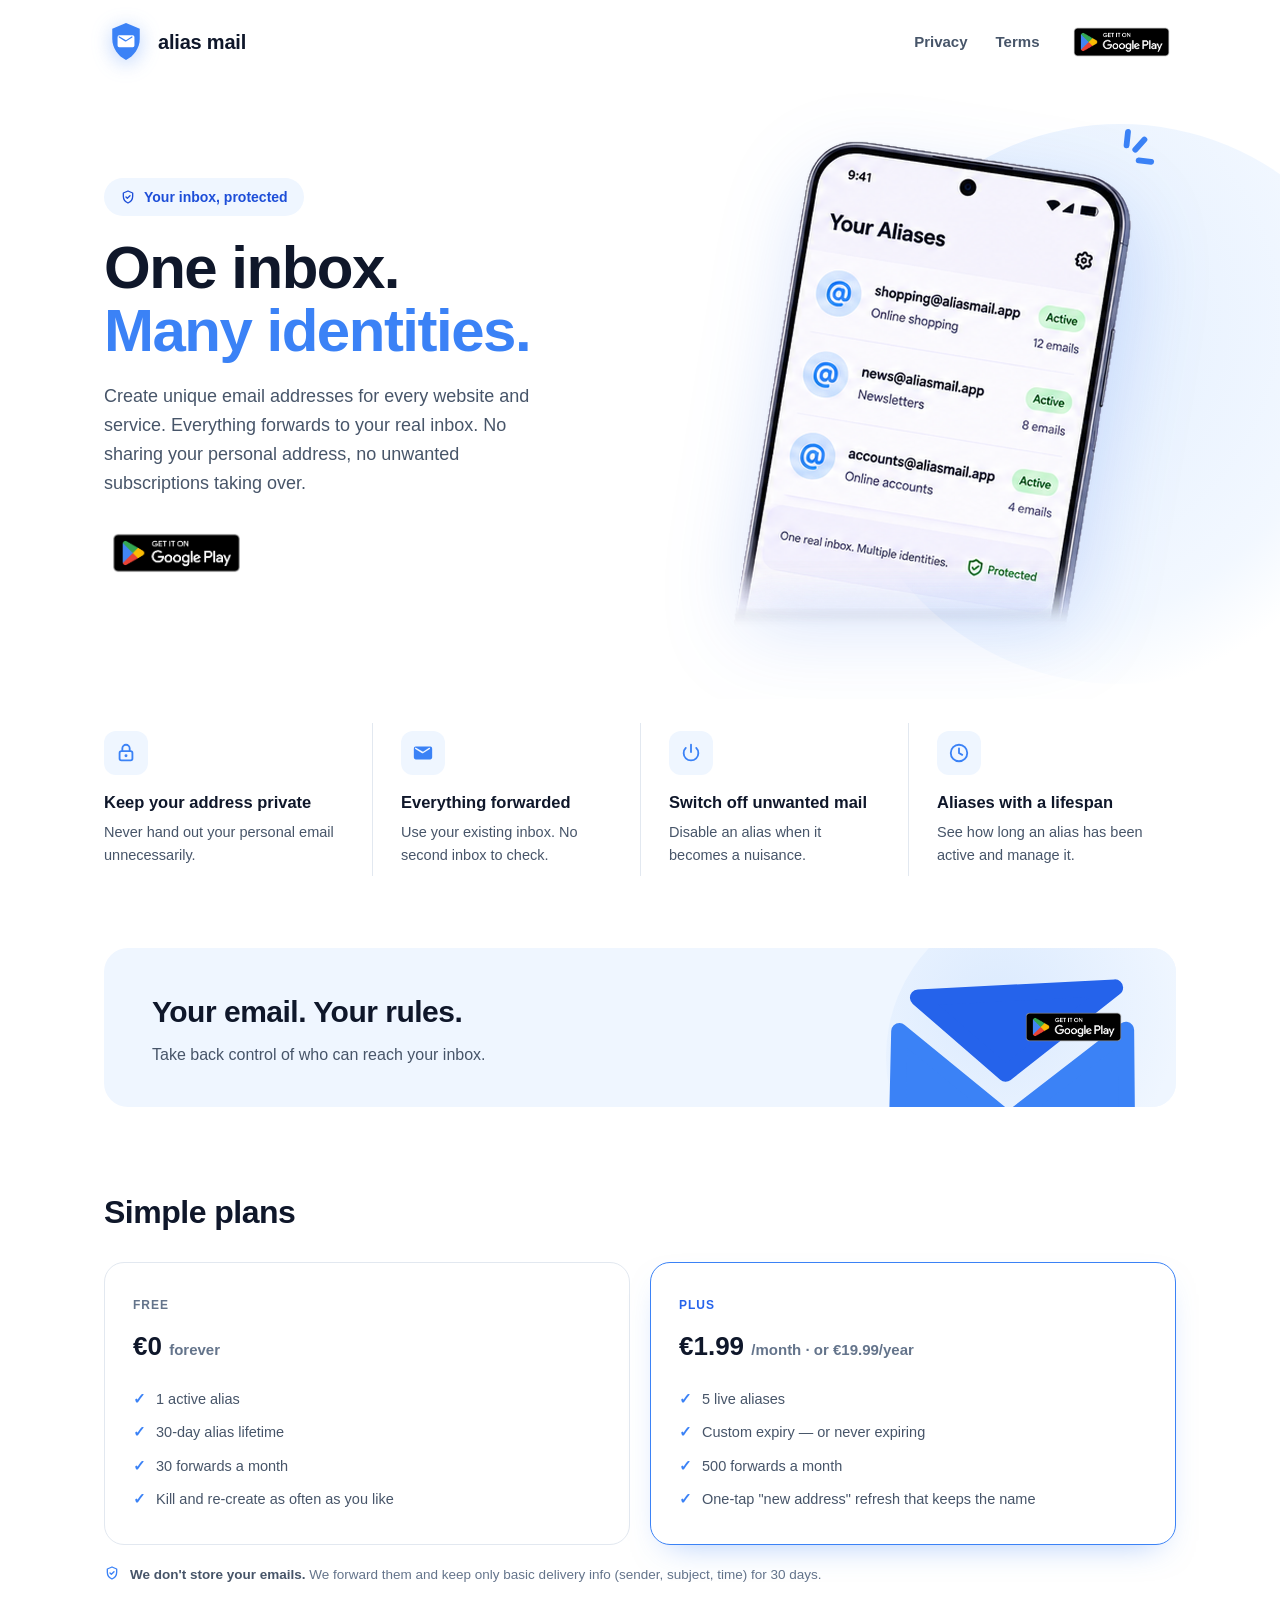
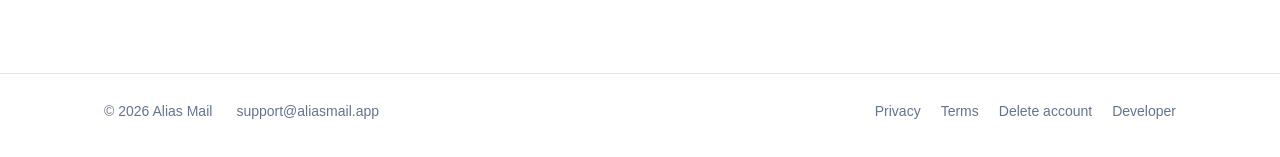
<file: index.html>
<!doctype html>
<html lang="en">
<head>
  <meta charset="utf-8">
  <meta name="viewport" content="width=device-width, initial-scale=1">
  <title>Alias Mail — One inbox. Many identities.</title>
  <meta name="description" content="Alias Mail gives you email aliases that forward to your real inbox. Kill an alias the moment it attracts spam.">
  <link rel="stylesheet" href="styles.css">
  <link rel="icon" type="image/png" href="favicon.png">
  <link rel="apple-touch-icon" href="apple-touch-icon.png">
  <script>
    // Set to the real Play Store listing once published.
    var PLAY_STORE_URL = "https://play.google.com/store/apps?id=app.aliasmail";
  </script>
</head>
<body>
  <!-- Shared SVG defs -->
  <svg width="0" height="0" style="position:absolute" aria-hidden="true">
    <defs>
      <symbol id="i-mark" viewBox="0 0 24 24">
        <path fill="currentColor" d="M12 1.7 4.5 4.75v5.5c0 5.1 3.25 9.6 7.5 11.55 4.25-1.95 7.5-6.45 7.5-11.55v-5.5Z"/>
        <g transform="translate(12 11.6) scale(0.46) translate(-12 -12)"><path fill="#fff" d="M4 5h16a2 2 0 0 1 2 2v10a2 2 0 0 1-2 2H4a2 2 0 0 1-2-2V7a2 2 0 0 1 2-2Zm8 7.2 7.4-4.7a.7.7 0 0 0-.76-1.18L12 10.7 4.36 6.32a.7.7 0 1 0-.72 1.18L11 12.2Z"/></g>
      </symbol>
      <symbol id="i-mail" viewBox="0 0 24 24"><path fill="currentColor" d="M4 5h16a2 2 0 0 1 2 2v10a2 2 0 0 1-2 2H4a2 2 0 0 1-2-2V7a2 2 0 0 1 2-2Zm8 7.2 7.4-4.7a.7.7 0 0 0-.76-1.18L12 10.7 4.36 6.32a.7.7 0 1 0-.72 1.18L11 12.2Z"/></symbol>
      <symbol id="i-shield" viewBox="0 0 24 24"><path fill="none" stroke="currentColor" stroke-width="2" stroke-linejoin="round" d="M12 3 5 6v5c0 4.6 3 8.4 7 10 4-1.6 7-5.4 7-10V6l-7-3Z"/><path fill="none" stroke="currentColor" stroke-width="2" stroke-linecap="round" stroke-linejoin="round" d="m9 12 2 2 4-4"/></symbol>
      <symbol id="i-lock" viewBox="0 0 24 24"><rect x="5" y="10" width="14" height="10" rx="2" fill="none" stroke="currentColor" stroke-width="2"/><path fill="none" stroke="currentColor" stroke-width="2" d="M8 10V7a4 4 0 0 1 8 0v3"/><circle cx="12" cy="15" r="1.6" fill="currentColor"/></symbol>
      <symbol id="i-power" viewBox="0 0 24 24"><path fill="none" stroke="currentColor" stroke-width="2" stroke-linecap="round" d="M12 3v8"/><path fill="none" stroke="currentColor" stroke-width="2" stroke-linecap="round" d="M6.3 6.5a8 8 0 1 0 11.4 0"/></symbol>
      <symbol id="i-clock" viewBox="0 0 24 24"><circle cx="12" cy="12" r="9" fill="none" stroke="currentColor" stroke-width="2"/><path fill="none" stroke="currentColor" stroke-width="2" stroke-linecap="round" d="M12 7v5l3.5 2"/></symbol>
    </defs>
  </svg>

  <header class="site-header">
    <div class="wrap">
      <a class="brand" href="index.html">
        <svg class="logo-mark" viewBox="0 0 24 24" role="img" aria-label="Alias Mail logo"><use href="#i-mark" style="color:#3B82F6"/></svg>
        alias mail
      </a>
      <nav class="site-nav" aria-label="Main">
        <a class="nav-link" href="privacy.html">Privacy</a>
        <a class="nav-link" href="terms.html">Terms</a>
        <a class="play-link" href="https://play.google.com/store/apps?id=app.aliasmail">
          <img class="play-badge" src="assets/google-play-badge.png" alt="Get it on Google Play" width="129" height="50">
        </a>
      </nav>
      <button class="menu-btn" aria-label="Menu" aria-expanded="false" onclick="toggleMenu(this)">
        <svg width="26" height="26" viewBox="0 0 24 24" fill="none" stroke="#0F172A" stroke-width="2" stroke-linecap="round"><path d="M4 7h16M4 12h16M4 17h16"/></svg>
      </button>
    </div>
    <nav class="mobile-nav" aria-label="Mobile">
      <a href="privacy.html">Privacy</a>
      <a href="terms.html">Terms</a>
      <a href="delete-account.html">Delete account</a>
      <a class="play-link" href="https://play.google.com/store/apps?id=app.aliasmail">
        <img class="play-badge" src="assets/google-play-badge.png" alt="Get it on Google Play" width="154" height="60">
      </a>
    </nav>
  </header>

  <section class="hero">
    <div class="hero-blob" aria-hidden="true"></div>
    <div class="wrap">
      <div>
        <span class="pill"><svg width="16" height="16"><use href="#i-shield"/></svg> Your inbox, protected</span>
        <h1>One inbox.<br><span class="accent">Many identities.</span></h1>
        <p class="lede">Create unique email addresses for every website and service. Everything forwards to your real inbox. No sharing your personal address, no unwanted subscriptions taking over.</p>
        <a class="play-link" href="https://play.google.com/store/apps?id=app.aliasmail">
          <img class="play-badge big" src="assets/google-play-badge.png" alt="Get Alias Mail on Google Play" width="154" height="60">
        </a>
      </div>
      <div class="phone-zone">
        <svg class="phone-accents" viewBox="0 0 60 60" width="58" height="58" aria-hidden="true">
          <g stroke="#3B82F6" stroke-width="6" stroke-linecap="round">
            <line x1="30" y1="6" x2="28.5" y2="20"/>
            <line x1="47" y1="14" x2="37.5" y2="24.5"/>
            <line x1="54" y1="37" x2="41" y2="35.5"/>
          </g>
        </svg>
        <img class="hero-phone" src="assets/alias-phonex2.png" width="387" height="471" alt="The Alias Mail app showing three active aliases">
      </div>
    </div>
  </section>

  <section class="features">
    <div class="wrap">
      <div class="grid">
        <div class="feature">
          <div class="icon"><svg width="22" height="22"><use href="#i-lock"/></svg></div>
          <h3>Keep your address private</h3>
          <p>Never hand out your personal email unnecessarily.</p>
        </div>
        <div class="feature">
          <div class="icon"><svg width="22" height="22"><use href="#i-mail"/></svg></div>
          <h3>Everything forwarded</h3>
          <p>Use your existing inbox. No second inbox to check.</p>
        </div>
        <div class="feature">
          <div class="icon"><svg width="22" height="22"><use href="#i-power"/></svg></div>
          <h3>Switch off unwanted mail</h3>
          <p>Disable an alias when it becomes a nuisance.</p>
        </div>
        <div class="feature">
          <div class="icon"><svg width="22" height="22"><use href="#i-clock"/></svg></div>
          <h3>Aliases with a lifespan</h3>
          <p>See how long an alias has been active and manage it.</p>
        </div>
      </div>
    </div>
  </section>

  <section class="banner-zone">
    <div class="wrap">
      <div class="banner">
        <div class="banner-blob" aria-hidden="true"></div>
        <img class="banner-art" src="assets/aliasmail-envelope-with-accents.svg" alt="" aria-hidden="true">
        <div>
          <h2>Your email. Your rules.</h2>
          <p>Take back control of who can reach your inbox.</p>
        </div>
        <a class="play-link" style="margin-left:auto;position:relative;z-index:1;flex:none" href="https://play.google.com/store/apps?id=app.aliasmail">
          <img class="play-badge" src="assets/google-play-badge.png" alt="Get Alias Mail on Google Play" width="129" height="50">
        </a>
      </div>
    </div>
  </section>

  <section class="plans">
    <div class="wrap">
      <h2>Simple plans</h2>
      <div class="grid">
        <div class="plan">
          <span class="tag">Free</span>
          <div class="price">€0 <span>forever</span></div>
          <ul>
            <li>1 active alias</li>
            <li>30-day alias lifetime</li>
            <li>30 forwards a month</li>
            <li>Kill and re-create as often as you like</li>
          </ul>
        </div>
        <div class="plan plus">
          <span class="tag">Plus</span>
          <div class="price">€1.99 <span>/month · or €19.99/year</span></div>
          <ul>
            <li>5 live aliases</li>
            <li>Custom expiry — or never expiring</li>
            <li>500 forwards a month</li>
            <li>One-tap "new address" refresh that keeps the name</li>
          </ul>
        </div>
      </div>
      <p class="trust"><svg width="16" height="16" style="flex:none;transform:translateY(2px);color:#3B82F6"><use href="#i-shield"/></svg><span><strong>We don't store your emails.</strong> We forward them and keep only basic delivery info (sender, subject, time) for 30 days.</span></p>
    </div>
  </section>

  <footer class="site-footer">
    <div class="wrap">
      <span>© 2026 Alias Mail</span>
      <span>support@aliasmail.app</span>
      <div class="links">
        <a href="privacy.html">Privacy</a>
        <a href="terms.html">Terms</a>
        <a href="delete-account.html">Delete account</a>
        <a href="https://michaelwhelan.dev/" rel="noopener">Developer</a>
      </div>
    </div>
  </footer>

  <script>
    function toggleMenu(btn) {
      var nav = document.querySelector(".mobile-nav");
      var open = nav.classList.toggle("open");
      btn.setAttribute("aria-expanded", open ? "true" : "false");
    }
    // Point every Play CTA at the single configured URL.
    document.querySelectorAll(".play-link").forEach(function (a) {
      if (typeof PLAY_STORE_URL === "string") a.href = PLAY_STORE_URL;
    });
  </script>
</body>
</html>
</file>
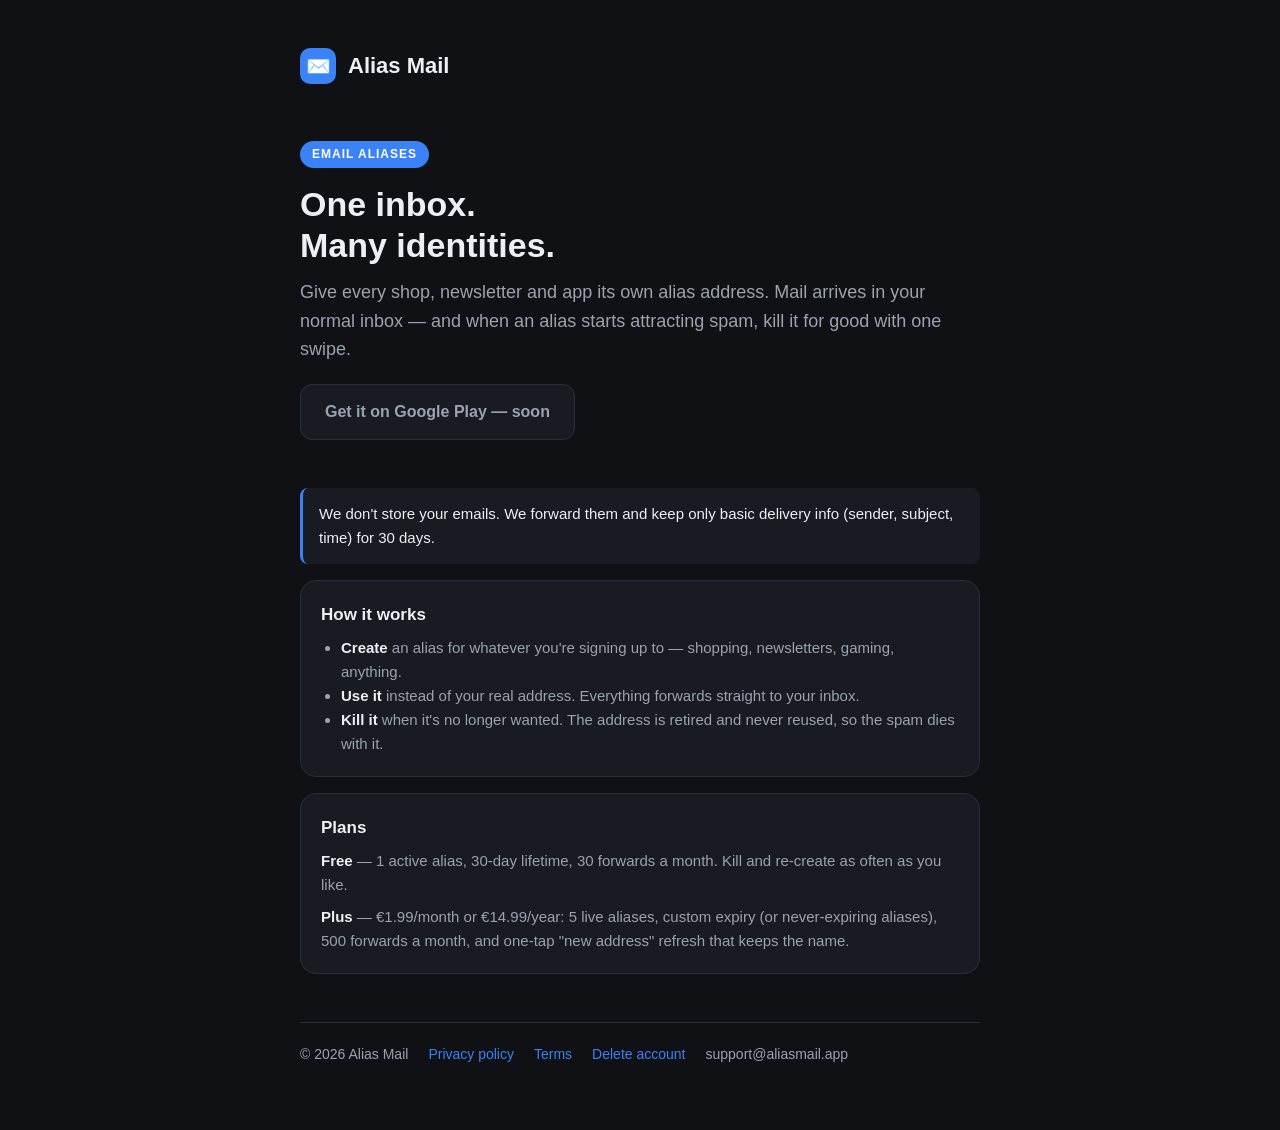
<file: public/index.html>
<!doctype html>
<html lang="en">
<head>
  <meta charset="utf-8">
  <meta name="viewport" content="width=device-width, initial-scale=1">
  <title>Alias Mail — One inbox. Many identities.</title>
  <meta name="description" content="Alias Mail gives you email aliases that forward to your real inbox. Kill an alias the moment it attracts spam.">
  <style>
    :root { color-scheme: dark; }
    * { box-sizing: border-box; margin: 0; padding: 0; }
    body { background: #0F1115; color: #ECEFF3; font: 16px/1.6 -apple-system, "Segoe UI", Roboto, Helvetica, Arial, sans-serif; }
    a { color: #3B82F6; text-decoration: none; }
    a:hover { text-decoration: underline; }
    .wrap { max-width: 720px; margin: 0 auto; padding: 24px 20px 64px; }
    header { display: flex; align-items: center; gap: 12px; padding: 24px 0 8px; }
    .logo { width: 36px; height: 36px; border-radius: 10px; background: #3B82F6; display: flex; align-items: center; justify-content: center; font-size: 20px; }
    h1 { font-size: 22px; font-weight: 800; }
    .hero { padding: 48px 0 24px; }
    .hero h2 { font-size: 34px; line-height: 1.2; font-weight: 800; }
    .hero p { color: #9AA3AE; font-size: 18px; margin-top: 12px; }
    .badge { display: inline-block; background: #3B82F6; color: #fff; font-size: 12px; font-weight: 700; letter-spacing: 1px; border-radius: 999px; padding: 4px 12px; margin-bottom: 16px; }
    .card { background: #181B21; border: 1px solid #2A2F37; border-radius: 16px; padding: 20px; margin-top: 16px; }
    .card h3 { font-size: 17px; margin-bottom: 8px; }
    .card p, .card li { color: #9AA3AE; font-size: 15px; }
    .card ul { padding-left: 20px; }
    .cta { display: inline-block; background: #3B82F6; color: #fff; font-weight: 700; border-radius: 12px; padding: 14px 24px; margin-top: 20px; font-size: 16px; }
    .cta:hover { text-decoration: none; opacity: 0.9; }
    .cta.soon { background: #181B21; color: #9AA3AE; border: 1px solid #2A2F37; }
    footer { border-top: 1px solid #2A2F37; margin-top: 48px; padding-top: 20px; color: #9AA3AE; font-size: 14px; display: flex; gap: 20px; flex-wrap: wrap; }
    .trust { background: #181B21; border-left: 3px solid #3B82F6; border-radius: 8px; padding: 14px 16px; margin-top: 24px; color: #ECEFF3; font-size: 15px; }
  </style>
</head>
<body>
  <div class="wrap">
    <header>
      <div class="logo">✉️</div>
      <h1>Alias Mail</h1>
    </header>

    <section class="hero">
      <span class="badge">EMAIL ALIASES</span>
      <h2>One inbox.<br>Many identities.</h2>
      <p>Give every shop, newsletter and app its own alias address. Mail arrives in your normal inbox — and when an alias starts attracting spam, kill it for good with one swipe.</p>
      <a class="cta soon" href="#" aria-disabled="true">Get it on Google Play — soon</a>
    </section>

    <div class="trust">
      We don't store your emails. We forward them and keep only basic delivery info (sender, subject, time) for 30 days.
    </div>

    <section class="card">
      <h3>How it works</h3>
      <ul>
        <li><strong style="color:#ECEFF3">Create</strong> an alias for whatever you're signing up to — shopping, newsletters, gaming, anything.</li>
        <li><strong style="color:#ECEFF3">Use it</strong> instead of your real address. Everything forwards straight to your inbox.</li>
        <li><strong style="color:#ECEFF3">Kill it</strong> when it's no longer wanted. The address is retired and never reused, so the spam dies with it.</li>
      </ul>
    </section>

    <section class="card">
      <h3>Plans</h3>
      <p><strong style="color:#ECEFF3">Free</strong> — 1 active alias, 30-day lifetime, 30 forwards a month. Kill and re-create as often as you like.</p>
      <p style="margin-top:8px"><strong style="color:#ECEFF3">Plus</strong> — €1.99/month or €14.99/year: 5 live aliases, custom expiry (or never-expiring aliases), 500 forwards a month, and one-tap "new address" refresh that keeps the name.</p>
    </section>

    <footer>
      <span>© 2026 Alias Mail</span>
      <a href="/privacy">Privacy policy</a>
      <a href="/terms">Terms</a>
      <a href="/delete-account">Delete account</a>
      <span>support@aliasmail.app</span>
    </footer>
  </div>
</body>
</html>
</file>
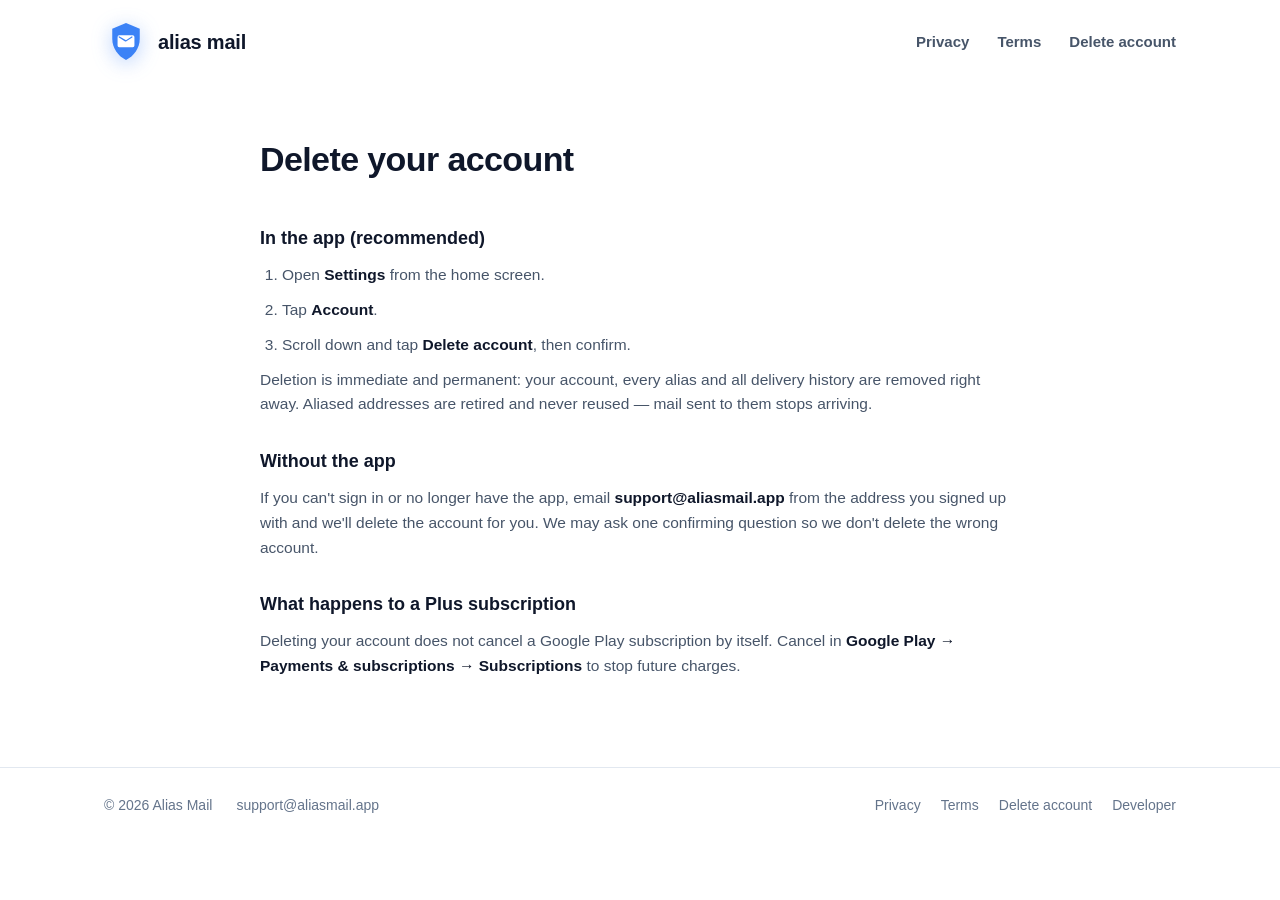
<file: delete-account.html>
<!doctype html>
<html lang="en">
<head>
  <meta charset="utf-8">
  <meta name="viewport" content="width=device-width, initial-scale=1">
  <title>Delete account — Alias Mail</title>
  <link rel="stylesheet" href="styles.css">
  <link rel="icon" type="image/png" href="favicon.png">
  <link rel="apple-touch-icon" href="apple-touch-icon.png">
</head>
<body>
  <header class="site-header">
    <div class="wrap">
      <a class="brand" href="index.html">
        <svg class="logo-mark" viewBox="0 0 24 24" role="img" aria-label="Alias Mail logo"><path fill="currentColor" style="color:#3B82F6" d="M12 1.7 4.5 4.75v5.5c0 5.1 3.25 9.6 7.5 11.55 4.25-1.95 7.5-6.45 7.5-11.55v-5.5Z"/><g transform="translate(12 11.6) scale(0.46) translate(-12 -12)"><path fill="#fff" d="M4 5h16a2 2 0 0 1 2 2v10a2 2 0 0 1-2 2H4a2 2 0 0 1-2-2V7a2 2 0 0 1 2-2Zm8 7.2 7.4-4.7a.7.7 0 0 0-.76-1.18L12 10.7 4.36 6.32a.7.7 0 1 0-.72 1.18L11 12.2Z"/></g></svg>
        alias mail
      </a>
      <nav class="site-nav" aria-label="Main">
        <a class="nav-link" href="privacy.html">Privacy</a>
        <a class="nav-link" href="terms.html">Terms</a>
        <a class="nav-link" href="delete-account.html">Delete account</a>
      </nav>
    </div>
  </header>

  <main class="wrap page">
    <h2>Delete your account</h2>

    <h3>In the app (recommended)</h3>
    <ol>
      <li>Open <strong>Settings</strong> from the home screen.</li>
      <li>Tap <strong>Account</strong>.</li>
      <li>Scroll down and tap <strong>Delete account</strong>, then confirm.</li>
    </ol>
    <p>Deletion is immediate and permanent: your account, every alias and all delivery history are removed right away. Aliased addresses are retired and never reused — mail sent to them stops arriving.</p>

    <h3>Without the app</h3>
    <p>If you can't sign in or no longer have the app, email <strong>support@aliasmail.app</strong> from the address you signed up with and we'll delete the account for you. We may ask one confirming question so we don't delete the wrong account.</p>

    <h3>What happens to a Plus subscription</h3>
    <p>Deleting your account does not cancel a Google Play subscription by itself. Cancel in <strong>Google Play → Payments &amp; subscriptions → Subscriptions</strong> to stop future charges.</p>
  </main>

  <footer class="site-footer">
    <div class="wrap">
      <span>© 2026 Alias Mail</span>
      <span>support@aliasmail.app</span>
      <div class="links">
        <a href="privacy.html">Privacy</a>
        <a href="terms.html">Terms</a>
        <a href="delete-account.html">Delete account</a>
        <a href="https://michaelwhelan.dev/" rel="noopener">Developer</a>
      </div>
    </div>
  </footer>
</body>
</html>
</file>
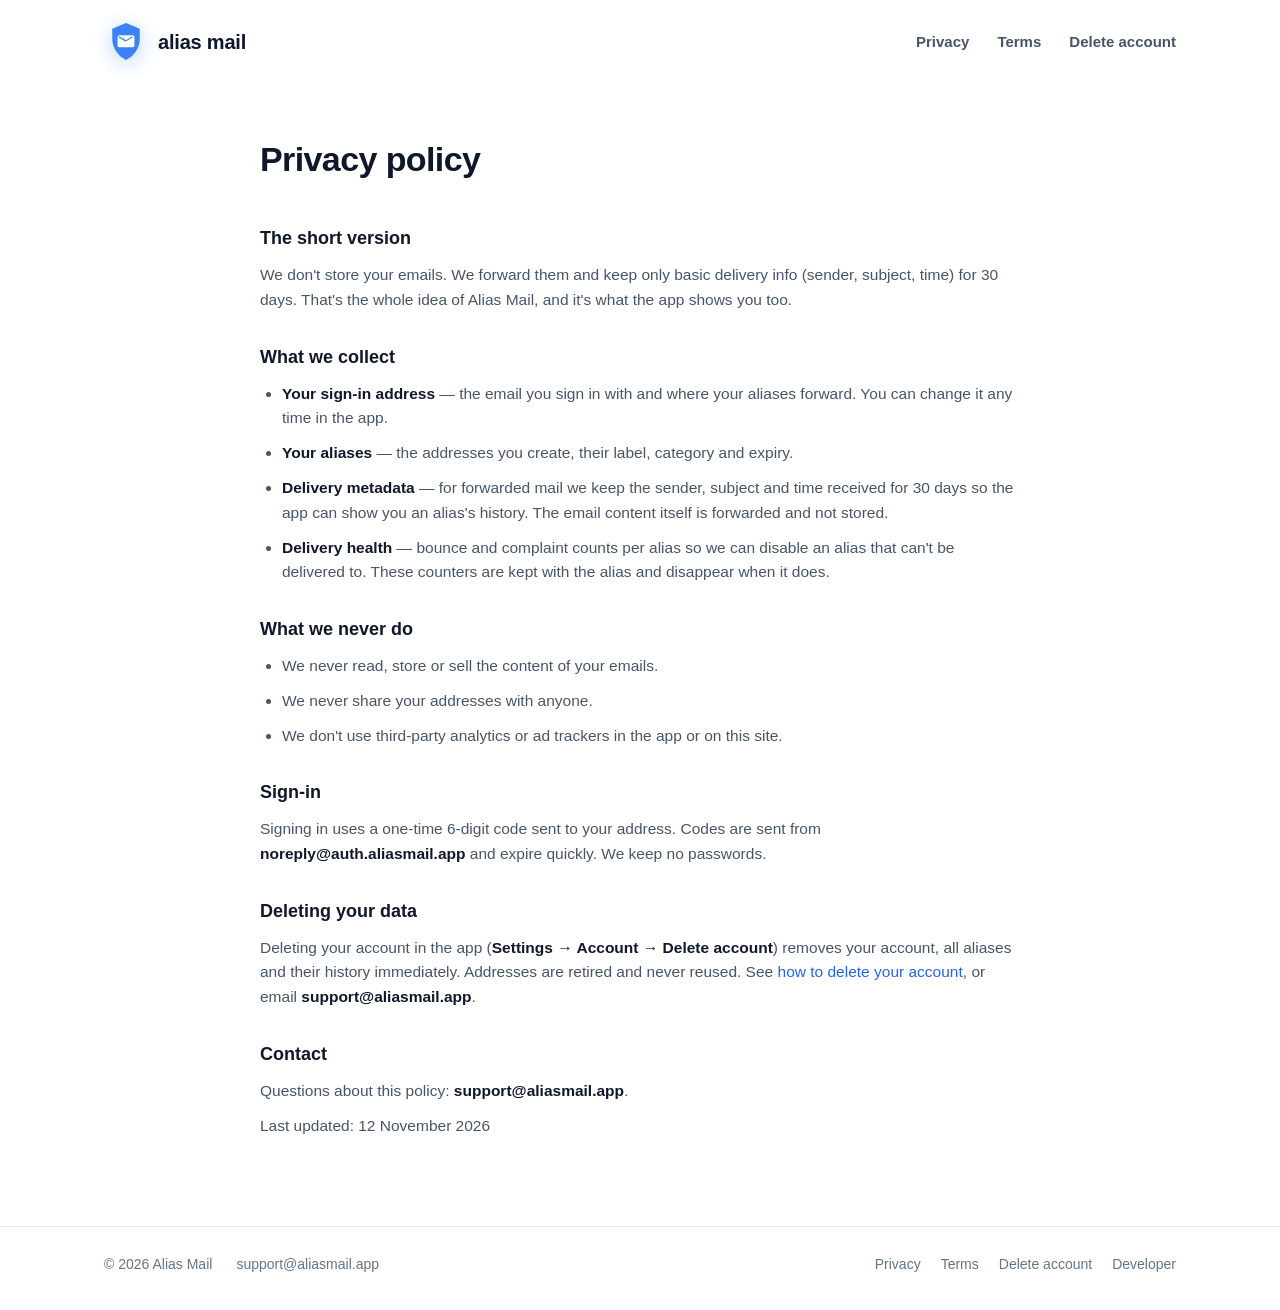
<file: privacy.html>
<!doctype html>
<html lang="en">
<head>
  <meta charset="utf-8">
  <meta name="viewport" content="width=device-width, initial-scale=1">
  <title>Privacy policy — Alias Mail</title>
  <link rel="stylesheet" href="styles.css">
  <link rel="icon" type="image/png" href="favicon.png">
  <link rel="apple-touch-icon" href="apple-touch-icon.png">
</head>
<body>
  <header class="site-header">
    <div class="wrap">
      <a class="brand" href="index.html">
        <svg class="logo-mark" viewBox="0 0 24 24" role="img" aria-label="Alias Mail logo"><path fill="currentColor" style="color:#3B82F6" d="M12 1.7 4.5 4.75v5.5c0 5.1 3.25 9.6 7.5 11.55 4.25-1.95 7.5-6.45 7.5-11.55v-5.5Z"/><g transform="translate(12 11.6) scale(0.46) translate(-12 -12)"><path fill="#fff" d="M4 5h16a2 2 0 0 1 2 2v10a2 2 0 0 1-2 2H4a2 2 0 0 1-2-2V7a2 2 0 0 1 2-2Zm8 7.2 7.4-4.7a.7.7 0 0 0-.76-1.18L12 10.7 4.36 6.32a.7.7 0 1 0-.72 1.18L11 12.2Z"/></g></svg>
        alias mail
      </a>
      <nav class="site-nav" aria-label="Main">
        <a class="nav-link" href="privacy.html">Privacy</a>
        <a class="nav-link" href="terms.html">Terms</a>
        <a class="nav-link" href="delete-account.html">Delete account</a>
      </nav>
    </div>
  </header>

  <main class="wrap page">
    <h2>Privacy policy</h2>

    <h3>The short version</h3>
    <p>We don't store your emails. We forward them and keep only basic delivery info (sender, subject, time) for 30 days. That's the whole idea of Alias Mail, and it's what the app shows you too.</p>

    <h3>What we collect</h3>
    <ul>
      <li><strong>Your sign-in address</strong> — the email you sign in with and where your aliases forward. You can change it any time in the app.</li>
      <li><strong>Your aliases</strong> — the addresses you create, their label, category and expiry.</li>
      <li><strong>Delivery metadata</strong> — for forwarded mail we keep the sender, subject and time received for 30 days so the app can show you an alias's history. The email content itself is forwarded and not stored.</li>
      <li><strong>Delivery health</strong> — bounce and complaint counts per alias so we can disable an alias that can't be delivered to. These counters are kept with the alias and disappear when it does.</li>
    </ul>

    <h3>What we never do</h3>
    <ul>
      <li>We never read, store or sell the content of your emails.</li>
      <li>We never share your addresses with anyone.</li>
      <li>We don't use third-party analytics or ad trackers in the app or on this site.</li>
    </ul>

    <h3>Sign-in</h3>
    <p>Signing in uses a one-time 6-digit code sent to your address. Codes are sent from <strong>noreply@auth.aliasmail.app</strong> and expire quickly. We keep no passwords.</p>

    <h3>Deleting your data</h3>
    <p>Deleting your account in the app (<strong>Settings → Account → Delete account</strong>) removes your account, all aliases and their history immediately. Addresses are retired and never reused. See <a href="delete-account.html">how to delete your account</a>, or email <strong>support@aliasmail.app</strong>.</p>

    <h3>Contact</h3>
    <p>Questions about this policy: <strong>support@aliasmail.app</strong>.</p>
    <p class="updated">Last updated: 12 November 2026</p>
  </main>

  <footer class="site-footer">
    <div class="wrap">
      <span>© 2026 Alias Mail</span>
      <span>support@aliasmail.app</span>
      <div class="links">
        <a href="privacy.html">Privacy</a>
        <a href="terms.html">Terms</a>
        <a href="delete-account.html">Delete account</a>
        <a href="https://michaelwhelan.dev/" rel="noopener">Developer</a>
      </div>
    </div>
  </footer>
</body>
</html>
</file>
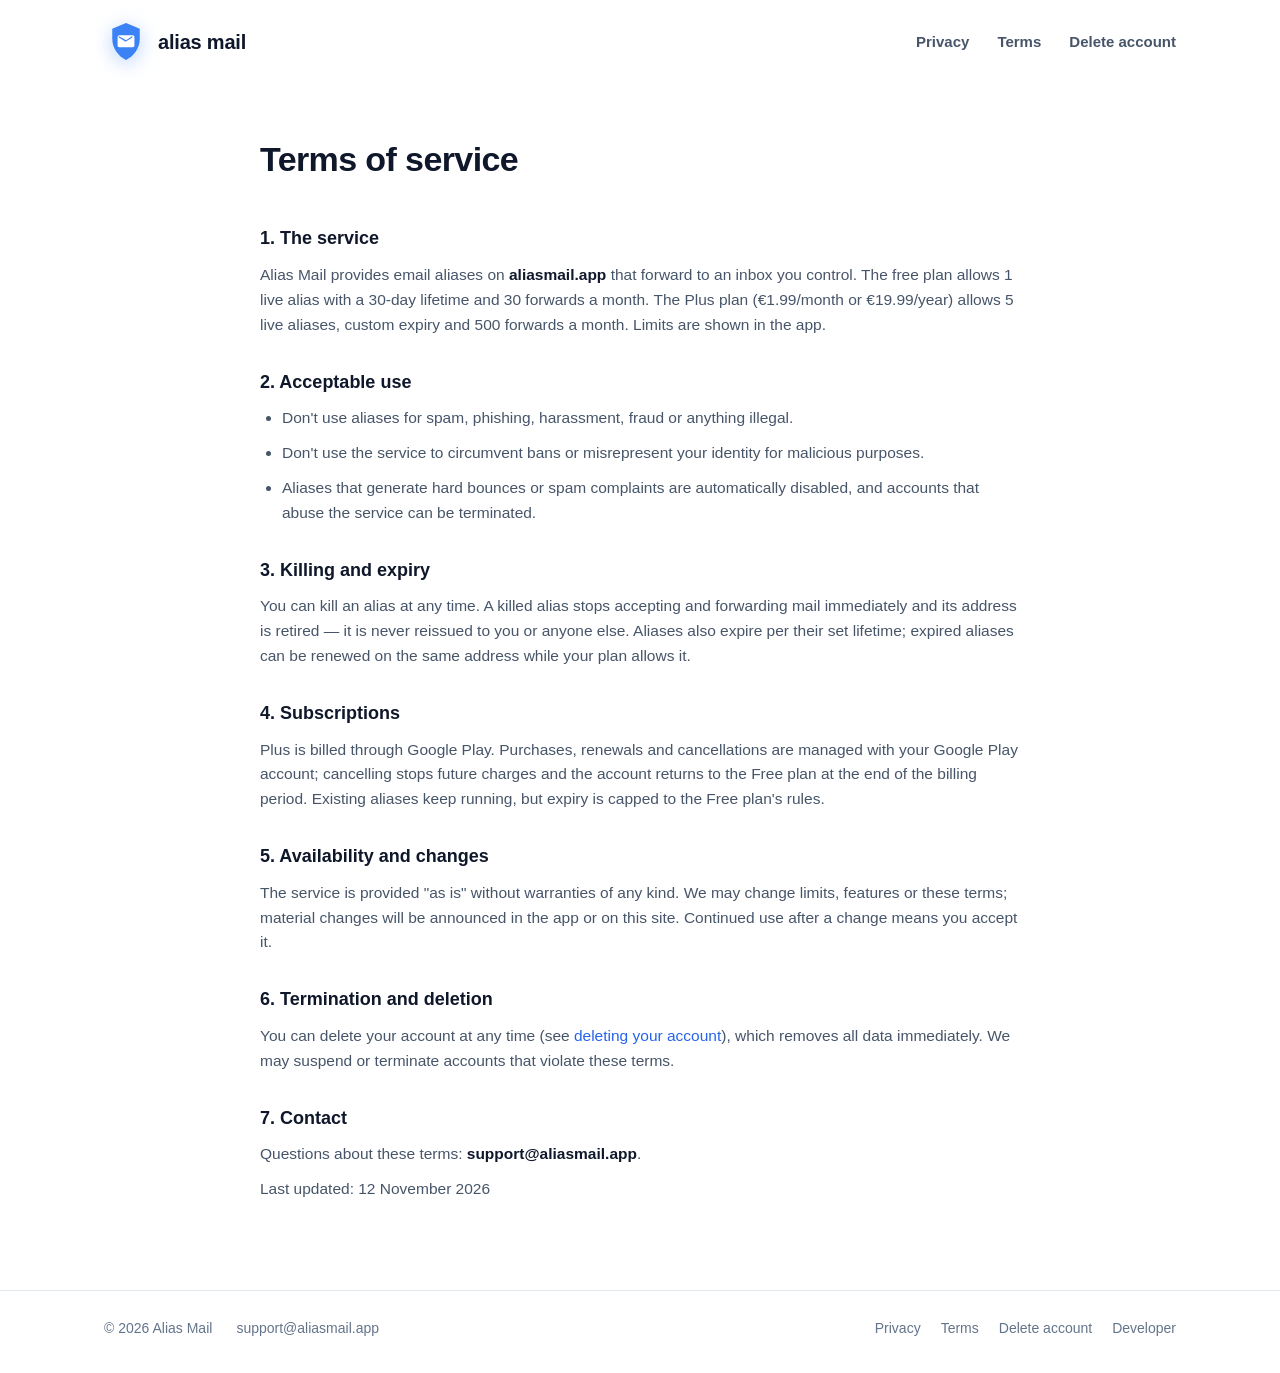
<file: terms.html>
<!doctype html>
<html lang="en">
<head>
  <meta charset="utf-8">
  <meta name="viewport" content="width=device-width, initial-scale=1">
  <title>Terms of service — Alias Mail</title>
  <link rel="stylesheet" href="styles.css">
  <link rel="icon" type="image/png" href="favicon.png">
  <link rel="apple-touch-icon" href="apple-touch-icon.png">
</head>
<body>
  <header class="site-header">
    <div class="wrap">
      <a class="brand" href="index.html">
        <svg class="logo-mark" viewBox="0 0 24 24" role="img" aria-label="Alias Mail logo"><path fill="currentColor" style="color:#3B82F6" d="M12 1.7 4.5 4.75v5.5c0 5.1 3.25 9.6 7.5 11.55 4.25-1.95 7.5-6.45 7.5-11.55v-5.5Z"/><g transform="translate(12 11.6) scale(0.46) translate(-12 -12)"><path fill="#fff" d="M4 5h16a2 2 0 0 1 2 2v10a2 2 0 0 1-2 2H4a2 2 0 0 1-2-2V7a2 2 0 0 1 2-2Zm8 7.2 7.4-4.7a.7.7 0 0 0-.76-1.18L12 10.7 4.36 6.32a.7.7 0 1 0-.72 1.18L11 12.2Z"/></g></svg>
        alias mail
      </a>
      <nav class="site-nav" aria-label="Main">
        <a class="nav-link" href="privacy.html">Privacy</a>
        <a class="nav-link" href="terms.html">Terms</a>
        <a class="nav-link" href="delete-account.html">Delete account</a>
      </nav>
    </div>
  </header>

  <main class="wrap page">
    <h2>Terms of service</h2>

    <h3>1. The service</h3>
    <p>Alias Mail provides email aliases on <strong>aliasmail.app</strong> that forward to an inbox you control. The free plan allows 1 live alias with a 30-day lifetime and 30 forwards a month. The Plus plan (€1.99/month or €19.99/year) allows 5 live aliases, custom expiry and 500 forwards a month. Limits are shown in the app.</p>

    <h3>2. Acceptable use</h3>
    <ul>
      <li>Don't use aliases for spam, phishing, harassment, fraud or anything illegal.</li>
      <li>Don't use the service to circumvent bans or misrepresent your identity for malicious purposes.</li>
      <li>Aliases that generate hard bounces or spam complaints are automatically disabled, and accounts that abuse the service can be terminated.</li>
    </ul>

    <h3>3. Killing and expiry</h3>
    <p>You can kill an alias at any time. A killed alias stops accepting and forwarding mail immediately and its address is retired — it is never reissued to you or anyone else. Aliases also expire per their set lifetime; expired aliases can be renewed on the same address while your plan allows it.</p>

    <h3>4. Subscriptions</h3>
    <p>Plus is billed through Google Play. Purchases, renewals and cancellations are managed with your Google Play account; cancelling stops future charges and the account returns to the Free plan at the end of the billing period. Existing aliases keep running, but expiry is capped to the Free plan's rules.</p>

    <h3>5. Availability and changes</h3>
    <p>The service is provided "as is" without warranties of any kind. We may change limits, features or these terms; material changes will be announced in the app or on this site. Continued use after a change means you accept it.</p>

    <h3>6. Termination and deletion</h3>
    <p>You can delete your account at any time (see <a href="delete-account.html">deleting your account</a>), which removes all data immediately. We may suspend or terminate accounts that violate these terms.</p>

    <h3>7. Contact</h3>
    <p>Questions about these terms: <strong>support@aliasmail.app</strong>.</p>
    <p class="updated">Last updated: 12 November 2026</p>
  </main>

  <footer class="site-footer">
    <div class="wrap">
      <span>© 2026 Alias Mail</span>
      <span>support@aliasmail.app</span>
      <div class="links">
        <a href="privacy.html">Privacy</a>
        <a href="terms.html">Terms</a>
        <a href="delete-account.html">Delete account</a>
        <a href="https://michaelwhelan.dev/" rel="noopener">Developer</a>
      </div>
    </div>
  </footer>
</body>
</html>
</file>
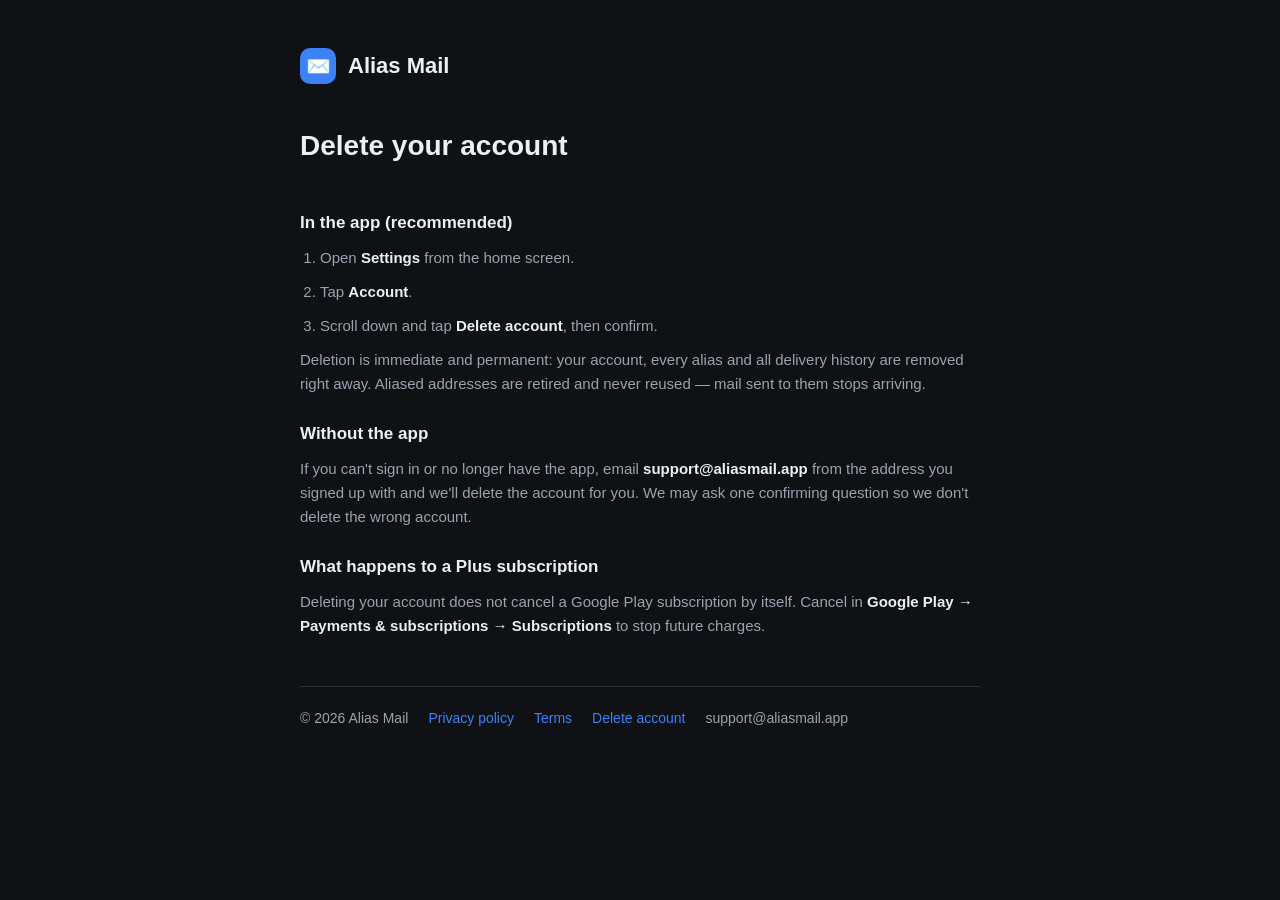
<file: public/delete-account.html>
<!doctype html>
<html lang="en">
<head>
  <meta charset="utf-8">
  <meta name="viewport" content="width=device-width, initial-scale=1">
  <title>Delete account — Alias Mail</title>
  <style>
    :root { color-scheme: dark; }
    * { box-sizing: border-box; margin: 0; padding: 0; }
    body { background: #0F1115; color: #ECEFF3; font: 16px/1.6 -apple-system, "Segoe UI", Roboto, Helvetica, Arial, sans-serif; }
    a { color: #3B82F6; text-decoration: none; }
    a:hover { text-decoration: underline; }
    .wrap { max-width: 720px; margin: 0 auto; padding: 24px 20px 64px; }
    header { display: flex; align-items: center; gap: 12px; padding: 24px 0 8px; }
    .logo { width: 36px; height: 36px; border-radius: 10px; background: #3B82F6; display: flex; align-items: center; justify-content: center; font-size: 20px; }
    h1 { font-size: 22px; font-weight: 800; }
    h1 a { color: #ECEFF3; }
    h2 { font-size: 28px; padding: 32px 0 16px; font-weight: 800; }
    h3 { font-size: 17px; margin: 24px 0 6px; }
    p, li { color: #9AA3AE; font-size: 15px; margin-top: 10px; }
    ul { padding-left: 20px; }
    ol { padding-left: 20px; }
    strong { color: #ECEFF3; }
    footer { border-top: 1px solid #2A2F37; margin-top: 48px; padding-top: 20px; color: #9AA3AE; font-size: 14px; display: flex; gap: 20px; flex-wrap: wrap; }
  </style>
</head>
<body>
  <div class="wrap">
    <header>
      <div class="logo">✉️</div>
      <h1><a href="/">Alias Mail</a></h1>
    </header>
    <h2>Delete your account</h2>

    <h3>In the app (recommended)</h3>
    <ol>
      <li>Open <strong>Settings</strong> from the home screen.</li>
      <li>Tap <strong>Account</strong>.</li>
      <li>Scroll down and tap <strong>Delete account</strong>, then confirm.</li>
    </ol>
    <p>Deletion is immediate and permanent: your account, every alias and all delivery history are removed right away. Aliased addresses are retired and never reused — mail sent to them stops arriving.</p>

    <h3>Without the app</h3>
    <p>If you can't sign in or no longer have the app, email <strong>support@aliasmail.app</strong> from the address you signed up with and we'll delete the account for you. We may ask one confirming question so we don't delete the wrong account.</p>

    <h3>What happens to a Plus subscription</h3>
    <p>Deleting your account does not cancel a Google Play subscription by itself. Cancel in <strong>Google Play → Payments &amp; subscriptions → Subscriptions</strong> to stop future charges.</p>

    <footer>
      <span>© 2026 Alias Mail</span>
      <a href="/privacy">Privacy policy</a>
      <a href="/terms">Terms</a>
      <a href="/delete-account">Delete account</a>
      <span>support@aliasmail.app</span>
    </footer>
  </div>
</body>
</html>
</file>
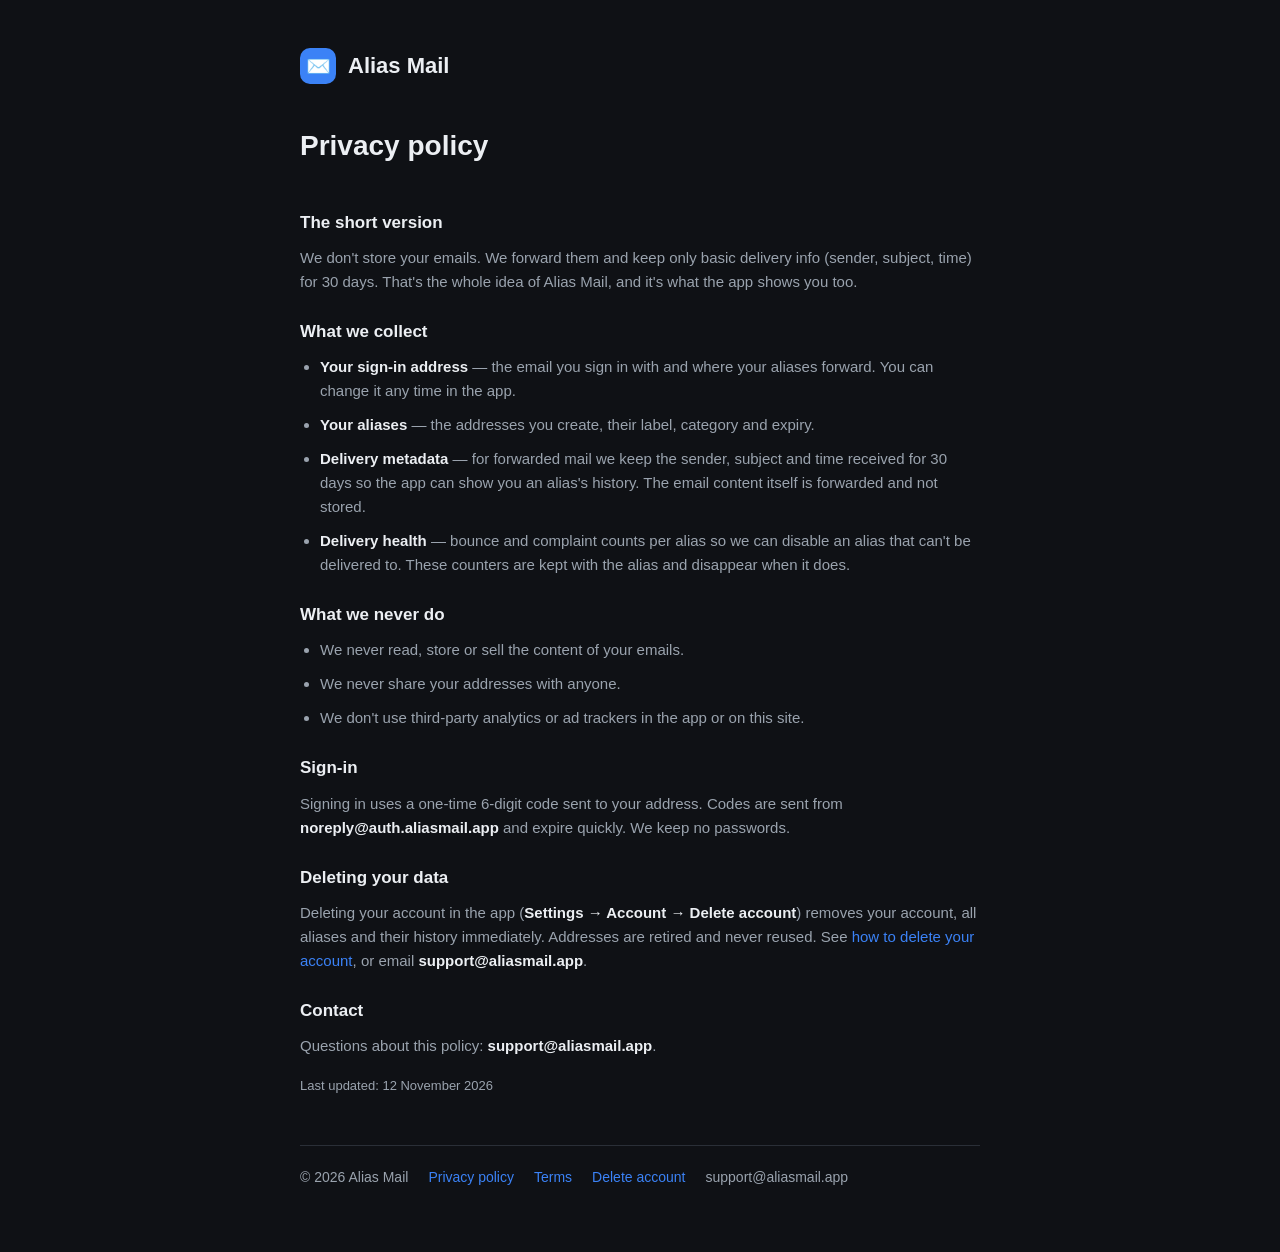
<file: public/privacy.html>
<!doctype html>
<html lang="en">
<head>
  <meta charset="utf-8">
  <meta name="viewport" content="width=device-width, initial-scale=1">
  <title>Privacy policy — Alias Mail</title>
  <style>
    :root { color-scheme: dark; }
    * { box-sizing: border-box; margin: 0; padding: 0; }
    body { background: #0F1115; color: #ECEFF3; font: 16px/1.6 -apple-system, "Segoe UI", Roboto, Helvetica, Arial, sans-serif; }
    a { color: #3B82F6; text-decoration: none; }
    a:hover { text-decoration: underline; }
    .wrap { max-width: 720px; margin: 0 auto; padding: 24px 20px 64px; }
    header { display: flex; align-items: center; gap: 12px; padding: 24px 0 8px; }
    .logo { width: 36px; height: 36px; border-radius: 10px; background: #3B82F6; display: flex; align-items: center; justify-content: center; font-size: 20px; }
    h1 { font-size: 22px; font-weight: 800; }
    h1 a { color: #ECEFF3; }
    h2 { font-size: 28px; padding: 32px 0 16px; font-weight: 800; }
    h3 { font-size: 17px; margin: 24px 0 6px; }
    p, li { color: #9AA3AE; font-size: 15px; margin-top: 10px; }
    ul { padding-left: 20px; }
    strong { color: #ECEFF3; }
    .updated { color: #9AA3AE; font-size: 13px; padding-top: 8px; }
    footer { border-top: 1px solid #2A2F37; margin-top: 48px; padding-top: 20px; color: #9AA3AE; font-size: 14px; display: flex; gap: 20px; flex-wrap: wrap; }
  </style>
</head>
<body>
  <div class="wrap">
    <header>
      <div class="logo">✉️</div>
      <h1><a href="/">Alias Mail</a></h1>
    </header>
    <h2>Privacy policy</h2>

    <h3>The short version</h3>
    <p>We don't store your emails. We forward them and keep only basic delivery info (sender, subject, time) for 30 days. That's the whole idea of Alias Mail, and it's what the app shows you too.</p>

    <h3>What we collect</h3>
    <ul>
      <li><strong>Your sign-in address</strong> — the email you sign in with and where your aliases forward. You can change it any time in the app.</li>
      <li><strong>Your aliases</strong> — the addresses you create, their label, category and expiry.</li>
      <li><strong>Delivery metadata</strong> — for forwarded mail we keep the sender, subject and time received for 30 days so the app can show you an alias's history. The email content itself is forwarded and not stored.</li>
      <li><strong>Delivery health</strong> — bounce and complaint counts per alias so we can disable an alias that can't be delivered to. These counters are kept with the alias and disappear when it does.</li>
    </ul>

    <h3>What we never do</h3>
    <ul>
      <li>We never read, store or sell the content of your emails.</li>
      <li>We never share your addresses with anyone.</li>
      <li>We don't use third-party analytics or ad trackers in the app or on this site.</li>
    </ul>

    <h3>Sign-in</h3>
    <p>Signing in uses a one-time 6-digit code sent to your address. Codes are sent from <strong>noreply@auth.aliasmail.app</strong> and expire quickly. We keep no passwords.</p>

    <h3>Deleting your data</h3>
    <p>Deleting your account in the app (<strong>Settings → Account → Delete account</strong>) removes your account, all aliases and their history immediately. Addresses are retired and never reused. See <a href="/delete-account">how to delete your account</a>, or email <strong>support@aliasmail.app</strong>.</p>

    <h3>Contact</h3>
    <p>Questions about this policy: <strong>support@aliasmail.app</strong>.</p>
    <p class="updated">Last updated: 12 November 2026</p>

    <footer>
      <span>© 2026 Alias Mail</span>
      <a href="/privacy">Privacy policy</a>
      <a href="/terms">Terms</a>
      <a href="/delete-account">Delete account</a>
      <span>support@aliasmail.app</span>
    </footer>
  </div>
</body>
</html>
</file>
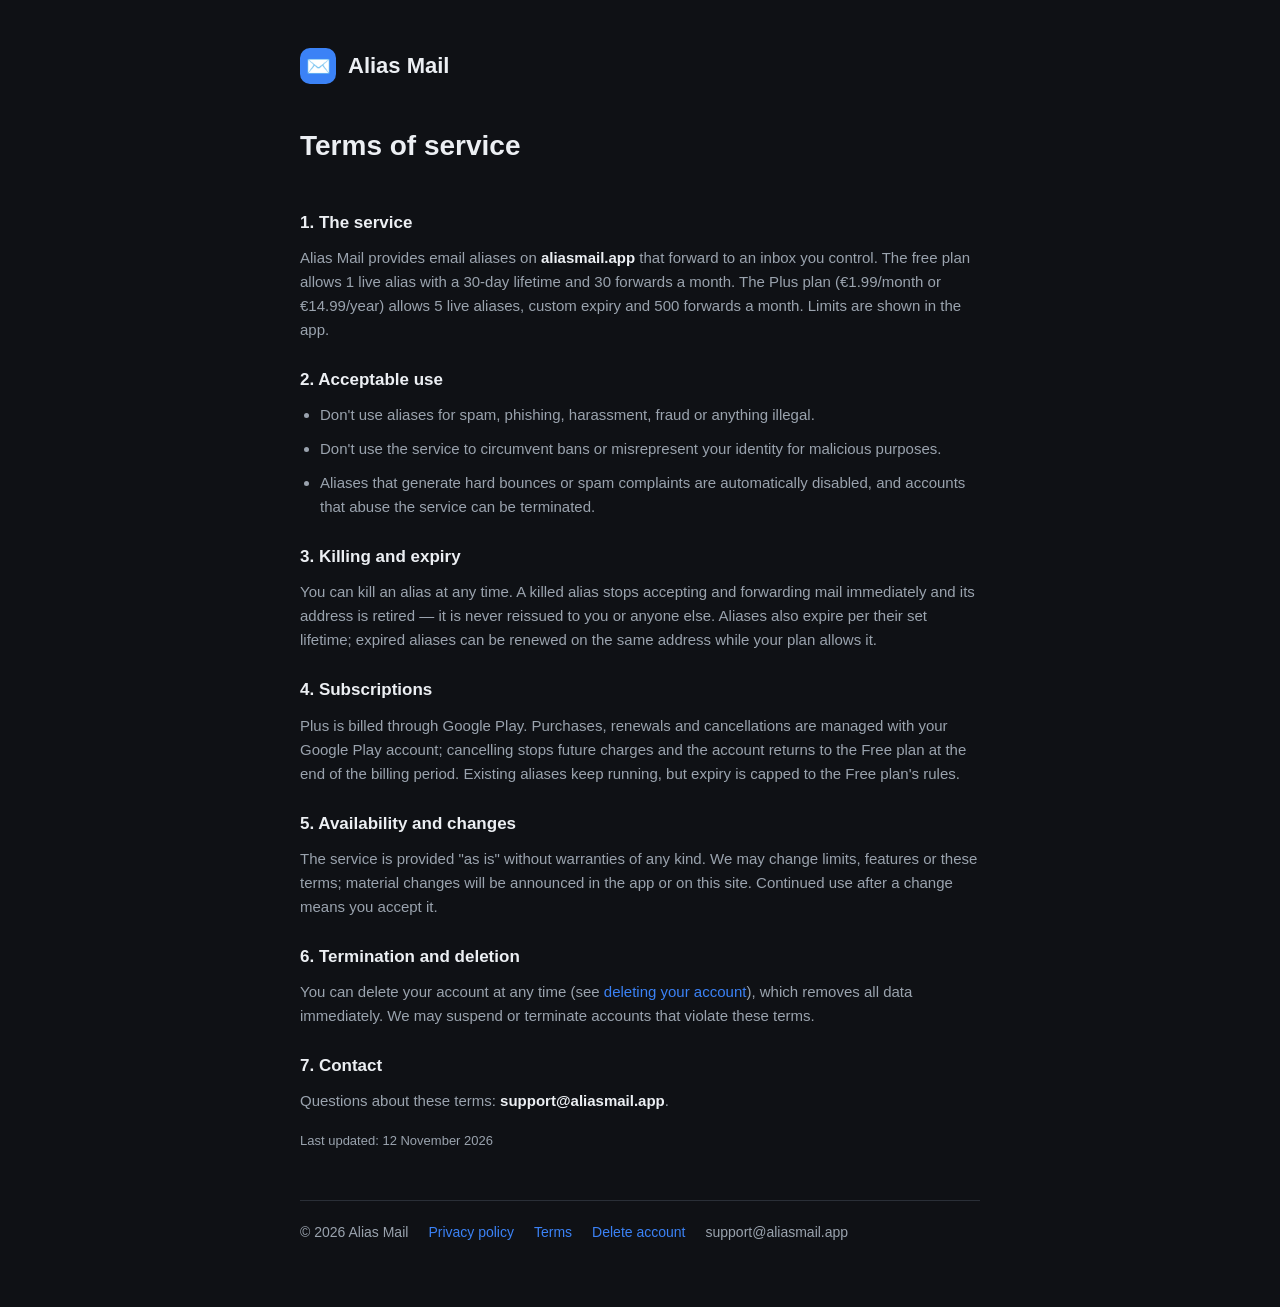
<file: public/terms.html>
<!doctype html>
<html lang="en">
<head>
  <meta charset="utf-8">
  <meta name="viewport" content="width=device-width, initial-scale=1">
  <title>Terms of service — Alias Mail</title>
  <style>
    :root { color-scheme: dark; }
    * { box-sizing: border-box; margin: 0; padding: 0; }
    body { background: #0F1115; color: #ECEFF3; font: 16px/1.6 -apple-system, "Segoe UI", Roboto, Helvetica, Arial, sans-serif; }
    a { color: #3B82F6; text-decoration: none; }
    a:hover { text-decoration: underline; }
    .wrap { max-width: 720px; margin: 0 auto; padding: 24px 20px 64px; }
    header { display: flex; align-items: center; gap: 12px; padding: 24px 0 8px; }
    .logo { width: 36px; height: 36px; border-radius: 10px; background: #3B82F6; display: flex; align-items: center; justify-content: center; font-size: 20px; }
    h1 { font-size: 22px; font-weight: 800; }
    h1 a { color: #ECEFF3; }
    h2 { font-size: 28px; padding: 32px 0 16px; font-weight: 800; }
    h3 { font-size: 17px; margin: 24px 0 6px; }
    p, li { color: #9AA3AE; font-size: 15px; margin-top: 10px; }
    ul { padding-left: 20px; }
    strong { color: #ECEFF3; }
    .updated { color: #9AA3AE; font-size: 13px; padding-top: 8px; }
    footer { border-top: 1px solid #2A2F37; margin-top: 48px; padding-top: 20px; color: #9AA3AE; font-size: 14px; display: flex; gap: 20px; flex-wrap: wrap; }
  </style>
</head>
<body>
  <div class="wrap">
    <header>
      <div class="logo">✉️</div>
      <h1><a href="/">Alias Mail</a></h1>
    </header>
    <h2>Terms of service</h2>

    <h3>1. The service</h3>
    <p>Alias Mail provides email aliases on <strong>aliasmail.app</strong> that forward to an inbox you control. The free plan allows 1 live alias with a 30-day lifetime and 30 forwards a month. The Plus plan (€1.99/month or €14.99/year) allows 5 live aliases, custom expiry and 500 forwards a month. Limits are shown in the app.</p>

    <h3>2. Acceptable use</h3>
    <ul>
      <li>Don't use aliases for spam, phishing, harassment, fraud or anything illegal.</li>
      <li>Don't use the service to circumvent bans or misrepresent your identity for malicious purposes.</li>
      <li>Aliases that generate hard bounces or spam complaints are automatically disabled, and accounts that abuse the service can be terminated.</li>
    </ul>

    <h3>3. Killing and expiry</h3>
    <p>You can kill an alias at any time. A killed alias stops accepting and forwarding mail immediately and its address is retired — it is never reissued to you or anyone else. Aliases also expire per their set lifetime; expired aliases can be renewed on the same address while your plan allows it.</p>

    <h3>4. Subscriptions</h3>
    <p>Plus is billed through Google Play. Purchases, renewals and cancellations are managed with your Google Play account; cancelling stops future charges and the account returns to the Free plan at the end of the billing period. Existing aliases keep running, but expiry is capped to the Free plan's rules.</p>

    <h3>5. Availability and changes</h3>
    <p>The service is provided "as is" without warranties of any kind. We may change limits, features or these terms; material changes will be announced in the app or on this site. Continued use after a change means you accept it.</p>

    <h3>6. Termination and deletion</h3>
    <p>You can delete your account at any time (see <a href="/delete-account">deleting your account</a>), which removes all data immediately. We may suspend or terminate accounts that violate these terms.</p>

    <h3>7. Contact</h3>
    <p>Questions about these terms: <strong>support@aliasmail.app</strong>.</p>
    <p class="updated">Last updated: 12 November 2026</p>

    <footer>
      <span>© 2026 Alias Mail</span>
      <a href="/privacy">Privacy policy</a>
      <a href="/terms">Terms</a>
      <a href="/delete-account">Delete account</a>
      <span>support@aliasmail.app</span>
    </footer>
  </div>
</body>
</html>
</file>
<file: styles.css>
/* Alias Mail — shared stylesheet.
   Brand blue matches the app: #3B82F6 (large text/buttons), #2563EB (small
   links, AA contrast on white). Tints: #EFF6FF / #DBEAFE. */
:root {
  color-scheme: light;
  --blue: #3B82F6;
  --blue-deep: #2563EB;
  --blue-dark: #1D4ED8;
  --tint: #EFF6FF;
  --tint-strong: #DBEAFE;
  --navy: #0F172A;
  --body: #475569;
  --muted: #64748B;
  --line: #E2E8F0;
  --bg: #FFFFFF;
  --shadow: 0 20px 50px -20px rgba(37, 99, 235, 0.25);
}

* { box-sizing: border-box; margin: 0; padding: 0; }
html { scroll-behavior: smooth; }
body {
  background: var(--bg);
  color: var(--navy);
  font: 16px/1.6 -apple-system, "Segoe UI", Roboto, Helvetica, Arial, sans-serif;
  -webkit-font-smoothing: antialiased;
}
a { color: var(--blue-deep); text-decoration: none; }
a:hover { text-decoration: underline; }
img, svg { display: block; }
.wrap { max-width: 1120px; margin: 0 auto; padding: 0 24px; }

/* ---------- header ---------- */
.site-header { padding: 20px 0; }
.site-header .wrap { display: flex; align-items: center; gap: 32px; }
.brand { display: flex; align-items: center; gap: 10px; font-size: 20px; font-weight: 800; color: var(--navy); letter-spacing: -0.2px; }
.brand:hover { text-decoration: none; }
.logo-mark { width: 44px; height: 44px; flex: none; filter: drop-shadow(0 4px 10px rgba(59, 130, 246, 0.35)); }
.site-nav { display: flex; align-items: center; gap: 28px; margin-left: auto; }
.site-nav a.nav-link { color: var(--body); font-weight: 600; font-size: 15px; }
.site-nav a.nav-link:hover { color: var(--navy); text-decoration: none; }
.nav-cta { display: inline-flex; }

/* ---------- Google Play badge ---------- */
.play-link { display: inline-flex; border-radius: 10px; transition: transform 0.15s ease; }
.play-link:hover { transform: translateY(-1px); }
.play-badge { height: 42px; width: auto; display: block; }
.play-badge.big { height: 56px; }

/* hamburger (mobile) */
.menu-btn { display: none; margin-left: auto; background: none; border: 0; padding: 8px; cursor: pointer; border-radius: 10px; }
.menu-btn:hover { background: var(--tint); }
.mobile-nav { display: none; }

/* ---------- buttons ---------- */
.btn {
  display: inline-flex; align-items: center; gap: 10px;
  background: var(--blue); color: #fff;
  font-weight: 700; font-size: 15px;
  border-radius: 12px; padding: 12px 20px;
  border: 0; cursor: pointer;
  box-shadow: 0 10px 24px -10px rgba(59, 130, 246, 0.65);
  transition: background 0.15s ease, transform 0.15s ease;
}
.btn:hover { background: var(--blue-deep); text-decoration: none; transform: translateY(-1px); }
.btn:active { transform: translateY(0); }
.btn.small { padding: 9px 16px; font-size: 14px; border-radius: 10px; }
.btn.big { padding: 15px 28px; font-size: 16px; border-radius: 14px; }

/* ---------- hero ---------- */
.hero { position: relative; padding: 56px 0 72px; overflow: hidden; }
.hero .wrap { display: grid; grid-template-columns: 1.05fr 0.95fr; gap: 48px; align-items: center; position: relative; z-index: 1; }
.pill {
  display: inline-flex; align-items: center; gap: 8px;
  background: var(--tint); color: var(--blue-dark);
  font-size: 14px; font-weight: 700;
  border-radius: 999px; padding: 8px 16px; margin-bottom: 20px;
}
.hero h1 { font-size: clamp(38px, 5.2vw, 60px); line-height: 1.05; font-weight: 800; letter-spacing: -1.5px; }
.hero h1 .accent { color: var(--blue); }
.hero .lede { color: var(--body); font-size: 18px; margin: 20px 0 28px; max-width: 46ch; }
.hero-blob {
  position: absolute; right: -120px; top: 40px;
  width: 560px; height: 560px; border-radius: 50%;
  background: radial-gradient(circle at 35% 35%, var(--tint-strong), var(--tint) 60%, transparent 75%);
  opacity: 0.8; z-index: 0; pointer-events: none;
}

/* ---------- hero phone image ---------- */
.phone-zone { position: relative; display: flex; justify-content: center; }
.phone-accents { position: absolute; top: -14px; right: 4%; }
.hero-phone {
  width: min(100%, 400px); height: auto;
  filter: drop-shadow(0 30px 40px rgba(37, 99, 235, 0.18));
}

/* ---------- features ---------- */
.features { padding: 24px 0 72px; }
.features .grid { display: grid; grid-template-columns: repeat(4, 1fr); }
.feature { padding: 8px 28px; border-left: 1px solid var(--line); }
.feature:first-child { border-left: 0; padding-left: 0; }
.feature .icon { width: 44px; height: 44px; border-radius: 12px; background: var(--tint); color: var(--blue); display: flex; align-items: center; justify-content: center; margin-bottom: 14px; }
.feature h3 { font-size: 16.5px; font-weight: 800; margin-bottom: 6px; }
.feature p { color: var(--body); font-size: 14.5px; }

/* ---------- CTA banner ---------- */
.banner-zone { padding: 0 0 80px; }
.banner { position: relative; background: var(--tint); border-radius: 24px; padding: 40px 48px; display: flex; align-items: center; gap: 32px; overflow: hidden; }
.banner h2 { font-size: clamp(22px, 3vw, 30px); font-weight: 800; letter-spacing: -0.5px; }
.banner p { color: var(--body); margin-top: 6px; }
.banner .btn { flex: none; position: relative; z-index: 1; }
.banner-blob {
  position: absolute; right: -30px; bottom: -110px;
  width: 320px; height: 320px; border-radius: 50%;
  background: radial-gradient(circle at 35% 35%, var(--tint-strong), var(--tint) 62%, transparent 76%);
  pointer-events: none;
}
.banner-art {
  position: absolute; right: -70px; bottom: -75px;
  width: 380px; height: auto;
  transform: rotate(-8deg);
  pointer-events: none;
}

/* ---------- plans ---------- */
.plans { padding: 0 0 88px; }
.plans h2 { font-size: clamp(24px, 3vw, 32px); font-weight: 800; letter-spacing: -0.5px; margin-bottom: 24px; }
.plans .grid { display: grid; grid-template-columns: 1fr 1fr; gap: 20px; }
.plan { border: 1px solid var(--line); border-radius: 20px; padding: 28px; }
.plan.plus { border-color: var(--blue); box-shadow: 0 14px 34px -18px rgba(59, 130, 246, 0.5); position: relative; }
.plan .tag { display: inline-block; font-size: 12px; font-weight: 800; letter-spacing: 1px; text-transform: uppercase; color: var(--muted); margin-bottom: 10px; }
.plan.plus .tag { color: var(--blue-deep); }
.plan .price { font-size: 26px; font-weight: 800; }
.plan .price span { font-size: 15px; color: var(--muted); font-weight: 600; }
.plan ul { list-style: none; margin-top: 16px; }
.plan li { display: flex; gap: 10px; align-items: baseline; color: var(--body); font-size: 14.5px; padding: 5px 0; }
.plan li::before { content: "✓"; color: var(--blue); font-weight: 800; flex: none; }
.trust { display: flex; gap: 10px; align-items: baseline; color: var(--muted); font-size: 13.5px; margin-top: 18px; }
.trust strong { color: var(--body); }

/* ---------- legal / content pages ---------- */
.page { padding: 32px 0 88px; max-width: 760px; }
.page h2 { font-size: clamp(26px, 3.4vw, 34px); font-weight: 800; letter-spacing: -0.6px; padding: 16px 0 8px; }
.page h3 { font-size: 18px; font-weight: 800; margin: 30px 0 6px; }
.page p, .page li { color: var(--body); font-size: 15.5px; margin-top: 10px; }
.page ul, .page ol { padding-left: 22px; }
.page strong { color: var(--navy); }
.updated { color: var(--muted); font-size: 13px; margin-top: 28px; }
.callout { background: var(--tint); border-left: 3px solid var(--blue); border-radius: 10px; padding: 14px 18px; margin-top: 20px; color: var(--navy); font-size: 15px; }

/* ---------- footer ---------- */
.site-footer { border-top: 1px solid var(--line); padding: 26px 0 34px; }
.site-footer .wrap { display: flex; align-items: center; gap: 24px; flex-wrap: wrap; color: var(--muted); font-size: 14px; }
.site-footer .links { margin-left: auto; display: flex; gap: 20px; flex-wrap: wrap; }
.site-footer a { color: var(--muted); }
.site-footer a:hover { color: var(--navy); }

/* ---------- 404 ---------- */
.notfound { text-align: center; padding: 96px 0; }
.notfound .logo-mark { margin: 0 auto 24px; width: 64px; height: 64px; }
.notfound h2 { font-size: 32px; font-weight: 800; }
.notfound p { color: var(--body); margin-top: 12px; }

/* ---------- responsive ---------- */
@media (max-width: 960px) {
  .hero .wrap { grid-template-columns: 1fr; gap: 40px; }
  .hero-blob { right: -200px; top: auto; bottom: -160px; }
  .features .grid { grid-template-columns: 1fr 1fr; gap: 28px 0; }
  .feature:nth-child(3) { border-left: 0; padding-left: 0; }
  .banner { flex-direction: column; align-items: flex-start; padding: 32px; }
  .banner > div { position: relative; z-index: 1; }
  .plans .grid { grid-template-columns: 1fr; }
}
@media (max-width: 640px) {
  .site-nav { display: none; }
  .menu-btn { display: inline-flex; }
  .mobile-nav {
    display: none; flex-direction: column; gap: 4px;
    padding: 8px 24px 20px; border-bottom: 1px solid var(--line);
  }
  .mobile-nav.open { display: flex; }
  .mobile-nav a { padding: 10px 4px; font-weight: 600; color: var(--navy); border-bottom: 1px solid var(--line); }
  .mobile-nav a:last-child { border-bottom: 0; }
  .mobile-nav .btn { margin-top: 8px; justify-content: center; }
  .hero { padding: 32px 0 56px; }
  .phone-accents { width: 40px; height: 40px; top: -10px; right: 2%; }
  .banner-art { width: 260px; right: -55px; bottom: -55px; }
  .banner-blob { width: 230px; height: 230px; right: -20px; bottom: -85px; }
  .features .grid { grid-template-columns: 1fr; }
  .feature { border-left: 0; padding: 0; }
  .site-footer .links { margin-left: 0; }
}
@media (prefers-reduced-motion: reduce) {
  html { scroll-behavior: auto; }
  .btn, .btn:hover { transition: none; transform: none; }
}
</file>
